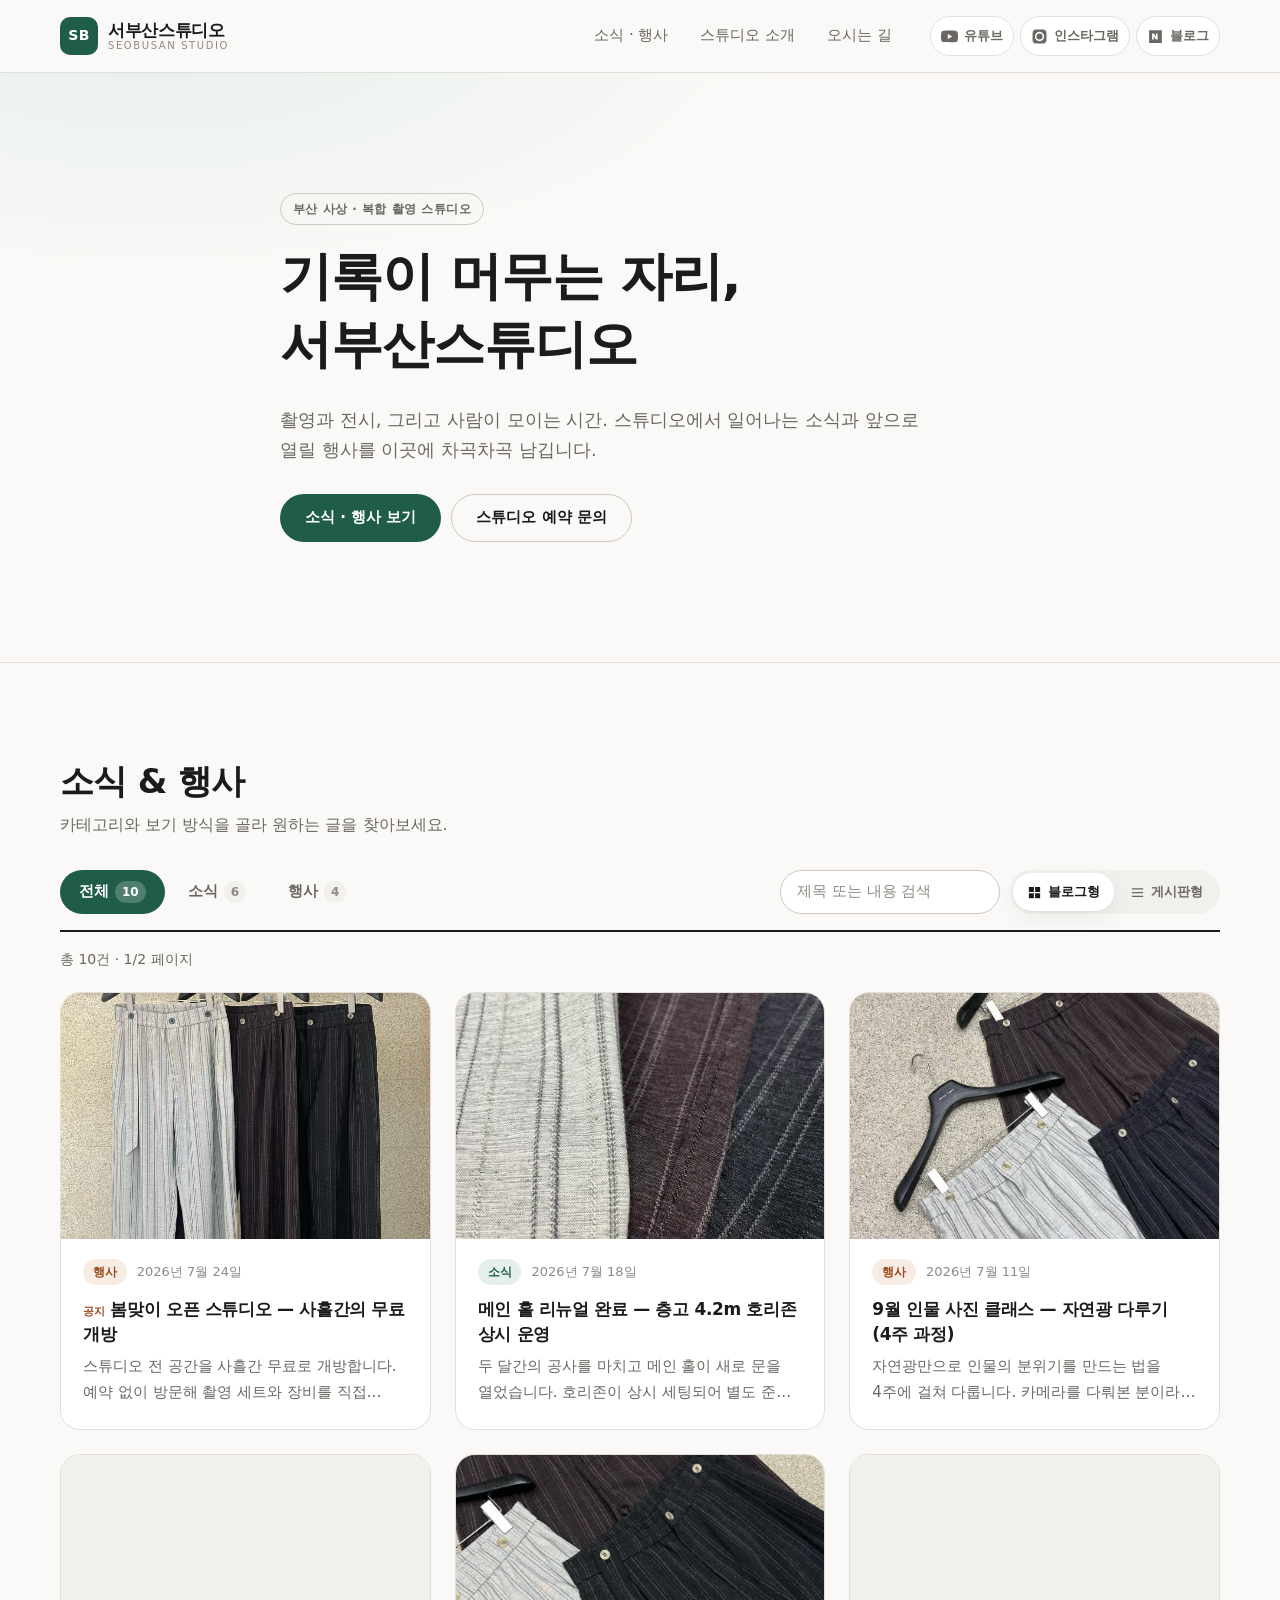
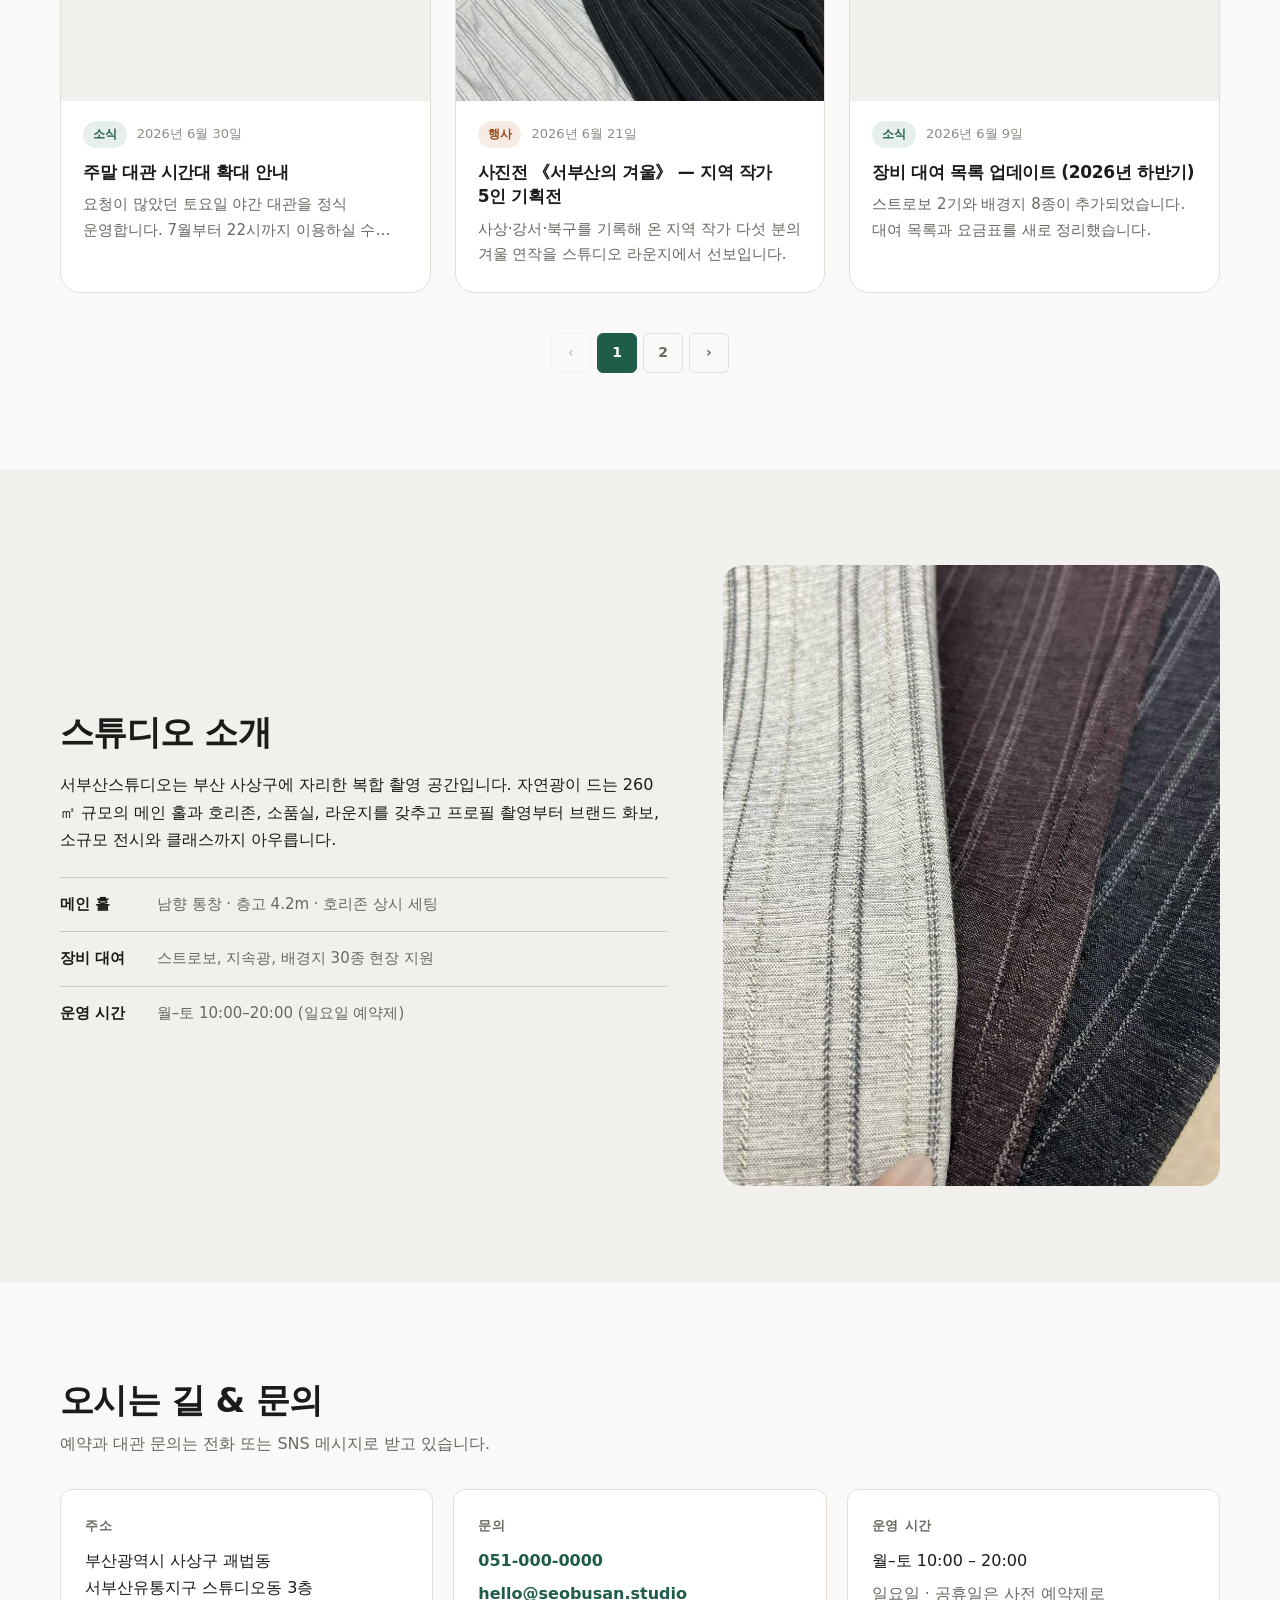
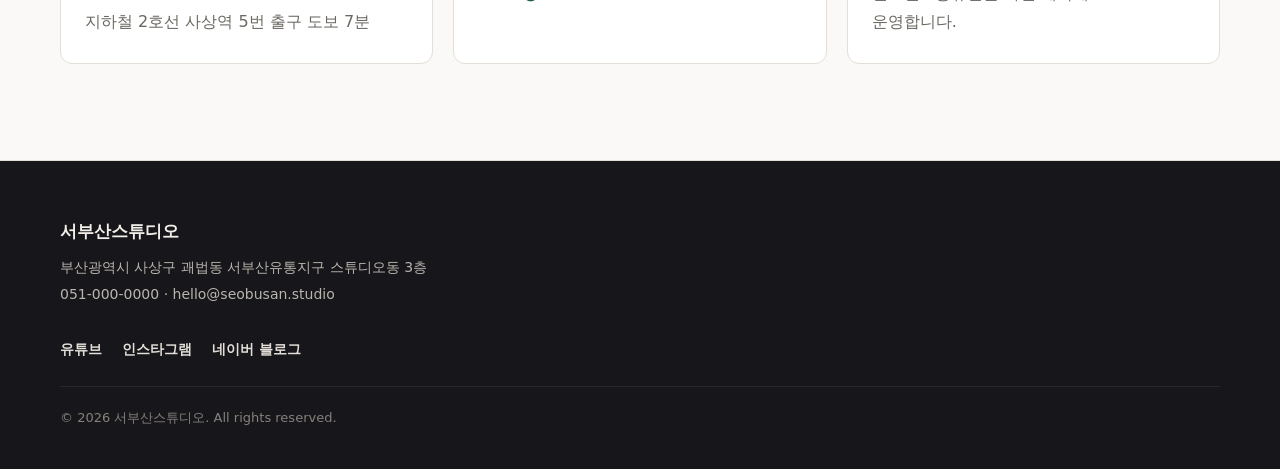
<file: index.html>
<!DOCTYPE html>
<html lang="ko">
<head>
  <meta charset="UTF-8" />
  <meta name="viewport" content="width=device-width, initial-scale=1" />
  <meta name="color-scheme" content="light dark" />
  <meta name="theme-color" content="#faf9f7" media="(prefers-color-scheme: light)" />
  <meta name="theme-color" content="#111110" media="(prefers-color-scheme: dark)" />

  <title>서부산스튜디오 | 소식과 행사</title>
  <meta name="description" content="서부산스튜디오의 새로운 소식과 행사 일정을 한 곳에서 확인하세요. 촬영, 전시, 클래스 등 스튜디오에서 열리는 모든 이야기를 전합니다." />
  <link rel="canonical" href="https://www.xn--2z1bs3n7tckmj7dwzimnz.shop/" />

  <meta property="og:type" content="website" />
  <meta property="og:site_name" content="서부산스튜디오" />
  <meta property="og:title" content="서부산스튜디오 | 소식과 행사" />
  <meta property="og:description" content="서부산스튜디오의 새로운 소식과 행사 일정을 한 곳에서 확인하세요." />
  <meta property="og:url" content="https://www.xn--2z1bs3n7tckmj7dwzimnz.shop/" />
  <meta property="og:image" content="https://www.xn--2z1bs3n7tckmj7dwzimnz.shop/images/look-01.jpg" />
  <meta property="og:locale" content="ko_KR" />
  <meta name="twitter:card" content="summary_large_image" />

  <link rel="icon" href="data:image/svg+xml,<svg xmlns='http://www.w3.org/2000/svg' viewBox='0 0 100 100'><text y='.9em' font-size='90'>🎬</text></svg>" />
  <link rel="stylesheet" href="style.css" />

  <script type="application/ld+json">
  {
    "@context": "https://schema.org",
    "@type": "LocalBusiness",
    "name": "서부산스튜디오",
    "url": "https://www.xn--2z1bs3n7tckmj7dwzimnz.shop/",
    "image": "https://www.xn--2z1bs3n7tckmj7dwzimnz.shop/images/look-01.jpg",
    "description": "부산 서부권의 촬영·전시·클래스 복합 스튜디오",
    "address": {
      "@type": "PostalAddress",
      "addressCountry": "KR",
      "addressRegion": "부산광역시",
      "addressLocality": "사상구"
    },
    "openingHours": "Mo-Sa 10:00-20:00",
    "sameAs": [
      "https://www.youtube.com/",
      "https://www.instagram.com/",
      "https://blog.naver.com/"
    ]
  }
  </script>
</head>
<body>
  <a class="skip-link" href="#main">본문 바로가기</a>

  <header class="site-header">
    <div class="container header-inner">
      <a class="brand" href="./">
        <span class="brand-mark" aria-hidden="true">SB</span>
        <span class="brand-text">
          <strong>서부산스튜디오</strong>
          <small>SEOBUSAN STUDIO</small>
        </span>
      </a>

      <nav class="site-nav" aria-label="주요 메뉴">
        <ul>
          <li><a href="#board">소식 · 행사</a></li>
          <li><a href="#about">스튜디오 소개</a></li>
          <li><a href="#visit">오시는 길</a></li>
        </ul>
      </nav>

      <!-- 대표 SNS: 우측 상단 -->
      <nav class="sns" aria-label="공식 SNS 채널">
        <ul>
          <li>
            <a class="sns-btn sns-youtube" href="https://www.youtube.com/" target="_blank" rel="noopener noreferrer">
              <svg viewBox="0 0 24 24" aria-hidden="true" focusable="false"><path fill="currentColor" d="M23.5 6.2a3 3 0 0 0-2.1-2.1C19.5 3.6 12 3.6 12 3.6s-7.5 0-9.4.5A3 3 0 0 0 .5 6.2 31.4 31.4 0 0 0 0 12a31.4 31.4 0 0 0 .5 5.8 3 3 0 0 0 2.1 2.1c1.9.5 9.4.5 9.4.5s7.5 0 9.4-.5a3 3 0 0 0 2.1-2.1A31.4 31.4 0 0 0 24 12a31.4 31.4 0 0 0-.5-5.8ZM9.6 15.6V8.4l6.3 3.6-6.3 3.6Z"/></svg>
              <span>유튜브</span>
            </a>
          </li>
          <li>
            <a class="sns-btn sns-instagram" href="https://www.instagram.com/" target="_blank" rel="noopener noreferrer">
              <svg viewBox="0 0 24 24" aria-hidden="true" focusable="false"><path fill="currentColor" d="M12 2.2c3.2 0 3.6 0 4.9.07 1.2.05 1.8.25 2.2.42.6.22 1 .48 1.4.9.42.4.68.8.9 1.4.17.4.37 1 .42 2.2.06 1.3.07 1.7.07 4.9s0 3.6-.07 4.9c-.05 1.2-.25 1.8-.42 2.2a3.8 3.8 0 0 1-.9 1.4 3.8 3.8 0 0 1-1.4.9c-.4.17-1 .37-2.2.42-1.3.06-1.7.07-4.9.07s-3.6 0-4.9-.07c-1.2-.05-1.8-.25-2.2-.42a3.8 3.8 0 0 1-1.4-.9 3.8 3.8 0 0 1-.9-1.4c-.17-.4-.37-1-.42-2.2C2.2 15.6 2.2 15.2 2.2 12s0-3.6.07-4.9c.05-1.2.25-1.8.42-2.2.22-.6.48-1 .9-1.4.4-.42.8-.68 1.4-.9.4-.17 1-.37 2.2-.42C8.4 2.2 8.8 2.2 12 2.2Zm0 3.2a6.6 6.6 0 1 0 0 13.2 6.6 6.6 0 0 0 0-13.2Zm0 10.9a4.3 4.3 0 1 1 0-8.6 4.3 4.3 0 0 1 0 8.6Zm8.4-11.2a1.55 1.55 0 1 1-3.1 0 1.55 1.55 0 0 1 3.1 0Z"/></svg>
              <span>인스타그램</span>
            </a>
          </li>
          <li>
            <a class="sns-btn sns-blog" href="https://blog.naver.com/" target="_blank" rel="noopener noreferrer">
              <svg viewBox="0 0 24 24" aria-hidden="true" focusable="false"><path fill="currentColor" d="M3 3h18v18H3V3Zm4.1 4.6v8.8h2.5v-4.3l3 4.3h2.4V7.6h-2.5v4.3l-3-4.3H7.1Z"/></svg>
              <span>블로그</span>
            </a>
          </li>
        </ul>
      </nav>

      <button class="nav-toggle" type="button" aria-expanded="false" aria-controls="mobile-nav">
        <span class="nav-toggle-bar" aria-hidden="true"></span>
        <span class="sr-only">메뉴 열기</span>
      </button>
    </div>

    <div class="mobile-nav" id="mobile-nav" hidden>
      <div class="container">
        <ul>
          <li><a href="#board">소식 · 행사</a></li>
          <li><a href="#about">스튜디오 소개</a></li>
          <li><a href="#visit">오시는 길</a></li>
        </ul>
      </div>
    </div>
  </header>

  <main id="main">
    <!-- ── 히어로 ───────────────────────────────── -->
    <section class="hero">
      <div class="container hero-inner">
        <p class="eyebrow">부산 사상 · 복합 촬영 스튜디오</p>
        <h1>기록이 머무는 자리,<br />서부산스튜디오</h1>
        <p class="hero-lead">
          촬영과 전시, 그리고 사람이 모이는 시간. 스튜디오에서 일어나는 소식과
          앞으로 열릴 행사를 이곳에 차곡차곡 남깁니다.
        </p>
        <div class="hero-actions">
          <a class="btn btn-primary" href="#board">소식 · 행사 보기</a>
          <a class="btn btn-ghost" href="#visit">스튜디오 예약 문의</a>
        </div>
      </div>
    </section>

    <!-- ── 게시판 / 블로그 ──────────────────────── -->
    <section class="board" id="board">
      <div class="container">
        <header class="section-head">
          <h2>소식 &amp; 행사</h2>
          <p>카테고리와 보기 방식을 골라 원하는 글을 찾아보세요.</p>
        </header>

        <!-- 카테고리 -->
        <div class="board-controls">
          <div class="tabs" role="tablist" aria-label="카테고리">
            <button class="tab" type="button" role="tab" id="tab-all" data-category="all" aria-selected="true" aria-controls="post-panel">
              전체 <span class="tab-count" data-count="all">0</span>
            </button>
            <button class="tab" type="button" role="tab" id="tab-news" data-category="news" aria-selected="false" aria-controls="post-panel" tabindex="-1">
              소식 <span class="tab-count" data-count="news">0</span>
            </button>
            <button class="tab" type="button" role="tab" id="tab-event" data-category="event" aria-selected="false" aria-controls="post-panel" tabindex="-1">
              행사 <span class="tab-count" data-count="event">0</span>
            </button>
          </div>

          <div class="board-tools">
            <div class="search">
              <label class="sr-only" for="search-input">글 검색</label>
              <input id="search-input" name="q" type="search" inputmode="search" autocomplete="off"
                     placeholder="제목 또는 내용 검색" />
            </div>

            <!-- 보기 방식: 블로그형 / 게시판형 -->
            <div class="view-switch" role="group" aria-label="보기 방식">
              <button class="view-btn" type="button" data-view="card" aria-pressed="true">
                <svg viewBox="0 0 24 24" aria-hidden="true" focusable="false"><path fill="currentColor" d="M3 3h8v8H3V3Zm10 0h8v8h-8V3ZM3 13h8v8H3v-8Zm10 0h8v8h-8v-8Z"/></svg>
                블로그형
              </button>
              <button class="view-btn" type="button" data-view="list" aria-pressed="false">
                <svg viewBox="0 0 24 24" aria-hidden="true" focusable="false"><path fill="currentColor" d="M3 5h18v2H3V5Zm0 6h18v2H3v-2Zm0 6h18v2H3v-2Z"/></svg>
                게시판형
              </button>
            </div>
          </div>
        </div>

        <!-- 목록 -->
        <div id="post-panel" role="tabpanel" aria-labelledby="tab-all" tabindex="-1">
          <p class="result-status" id="result-status" role="status" aria-live="polite"></p>

          <!-- 게시판형 헤더 (게시판 보기에서만 노출) -->
          <div class="list-head" aria-hidden="true">
            <span class="col-no">번호</span>
            <span class="col-cat">분류</span>
            <span class="col-title">제목</span>
            <span class="col-date">등록일</span>
            <span class="col-views">조회</span>
          </div>

          <ul class="post-list" id="post-list"></ul>

          <p class="empty-state" id="empty-state" hidden>
            조건에 맞는 글이 없습니다. 다른 카테고리를 선택하거나 검색어를 지워보세요.
          </p>

          <nav class="pagination" id="pagination" aria-label="페이지 이동"></nav>
        </div>

        <!-- 상세 보기 -->
        <article class="post-detail" id="post-detail" hidden tabindex="-1"></article>
      </div>
    </section>

    <!-- ── 스튜디오 소개 ────────────────────────── -->
    <section class="about" id="about">
      <div class="container about-inner">
        <div class="about-copy">
          <h2>스튜디오 소개</h2>
          <p>
            서부산스튜디오는 부산 사상구에 자리한 복합 촬영 공간입니다.
            자연광이 드는 260㎡ 규모의 메인 홀과 호리존, 소품실, 라운지를 갖추고
            프로필 촬영부터 브랜드 화보, 소규모 전시와 클래스까지 아우릅니다.
          </p>
          <ul class="about-points">
            <li><strong>메인 홀</strong> 남향 통창 · 층고 4.2m · 호리존 상시 세팅</li>
            <li><strong>장비 대여</strong> 스트로보, 지속광, 배경지 30종 현장 지원</li>
            <li><strong>운영 시간</strong> 월–토 10:00–20:00 (일요일 예약제)</li>
          </ul>
        </div>
        <figure class="about-figure">
          <img src="images/look-02.jpg" alt="자연광이 들어오는 서부산스튜디오 메인 홀 내부" width="800" height="1000" loading="lazy" decoding="async" />
        </figure>
      </div>
    </section>

    <!-- ── 오시는 길 ────────────────────────────── -->
    <section class="visit" id="visit">
      <div class="container">
        <header class="section-head">
          <h2>오시는 길 &amp; 문의</h2>
          <p>예약과 대관 문의는 전화 또는 SNS 메시지로 받고 있습니다.</p>
        </header>
        <div class="visit-grid">
          <div class="visit-card">
            <h3>주소</h3>
            <p>부산광역시 사상구 괘법동 <br />서부산유통지구 스튜디오동 3층</p>
            <p class="muted">지하철 2호선 사상역 5번 출구 도보 7분</p>
          </div>
          <div class="visit-card">
            <h3>문의</h3>
            <p><a href="tel:0510000000">051-000-0000</a></p>
            <p><a href="mailto:hello@seobusan.studio">hello@seobusan.studio</a></p>
          </div>
          <div class="visit-card">
            <h3>운영 시간</h3>
            <p>월–토 10:00 – 20:00</p>
            <p class="muted">일요일 · 공휴일은 사전 예약제로 운영합니다.</p>
          </div>
        </div>
      </div>
    </section>
  </main>

  <footer class="site-footer">
    <div class="container footer-inner">
      <div class="footer-brand">
        <strong>서부산스튜디오</strong>
        <p>부산광역시 사상구 괘법동 서부산유통지구 스튜디오동 3층</p>
        <p>051-000-0000 · hello@seobusan.studio</p>
      </div>
      <nav class="footer-sns" aria-label="공식 SNS 채널 (푸터)">
        <ul>
          <li><a href="https://www.youtube.com/" target="_blank" rel="noopener noreferrer">유튜브</a></li>
          <li><a href="https://www.instagram.com/" target="_blank" rel="noopener noreferrer">인스타그램</a></li>
          <li><a href="https://blog.naver.com/" target="_blank" rel="noopener noreferrer">네이버 블로그</a></li>
        </ul>
      </nav>
      <p class="copyright">© 2026 서부산스튜디오. All rights reserved.</p>
    </div>
  </footer>

  <script src="script.js" defer></script>
</body>
</html>
</file>
<file: style.css>
/* ==========================================================================
   서부산스튜디오 — style.css
   토큰 → 기본 → 레이아웃 → 컴포넌트 → 반응형 순서
   ========================================================================== */

/* ── 디자인 토큰 ─────────────────────────────────────────── */
:root {
  color-scheme: light dark;

  --bg:            #faf9f7;
  --bg-elev:       #ffffff;
  --bg-sunken:     #f2f0ec;
  --text:          #1c1b19;
  --text-muted:    #6b6862;
  --text-faint:    #8f8b84;
  --line:          #e3dfd8;
  --line-strong:   #cfc9bf;

  --accent:        #1f5c4a;   /* 딥 그린 */
  --accent-hover:  #174537;
  --accent-soft:   #e6efeb;
  --accent-on:     #ffffff;

  --news:          #1f5c4a;
  --news-soft:     #e6efeb;
  --event:         #9a4b1c;
  --event-soft:    #f7ece3;

  --radius-sm: 6px;
  --radius:    12px;
  --radius-lg: 20px;

  --shadow: 0 1px 2px rgba(28, 27, 25, .04), 0 8px 24px rgba(28, 27, 25, .06);

  --header-h: 72px;
  --container: 1160px;

  --font: "Pretendard", -apple-system, BlinkMacSystemFont, "Apple SD Gothic Neo",
          "Malgun Gothic", "맑은 고딕", "Noto Sans KR", system-ui, sans-serif;
}

@media (prefers-color-scheme: dark) {
  :root {
    --bg:          #111110;
    --bg-elev:     #1a1917;
    --bg-sunken:   #191816;
    --text:        #efece6;
    --text-muted:  #a9a49b;
    --text-faint:  #857f76;
    --line:        #2c2a27;
    --line-strong: #3d3a35;

    --accent:      #6fbfa4;
    --accent-hover:#8ed3ba;
    --accent-soft: #1c2b26;
    --accent-on:   #0e1a16;

    --news:        #6fbfa4;
    --news-soft:   #1c2b26;
    --event:       #e09b6c;
    --event-soft:  #2c211a;

    --shadow: 0 1px 2px rgba(0, 0, 0, .5), 0 8px 24px rgba(0, 0, 0, .35);
  }
}

/* ── 리셋 & 기본 ─────────────────────────────────────────── */
*, *::before, *::after { box-sizing: border-box; }

html {
  scroll-behavior: smooth;
  scroll-padding-top: calc(var(--header-h) + 16px); /* sticky 헤더가 앵커를 가리지 않도록 */
  -webkit-text-size-adjust: 100%;
}

body {
  margin: 0;
  font-family: var(--font);
  font-size: 16px;
  line-height: 1.7;
  color: var(--text);
  background: var(--bg);
  word-break: keep-all;
  overflow-wrap: anywhere;
}

h1, h2, h3, h4 { line-height: 1.3; letter-spacing: -.02em; margin: 0 0 .5em; }
h1 { font-size: clamp(2rem, 5vw, 3.25rem); font-weight: 800; }
h2 { font-size: clamp(1.5rem, 3vw, 2.125rem); font-weight: 700; }
h3 { font-size: 1.125rem; font-weight: 700; }
p  { margin: 0 0 1em; }

img { max-width: 100%; height: auto; display: block; }

a { color: inherit; text-decoration: none; }
a:hover { text-decoration: underline; text-underline-offset: 3px; }

button { font: inherit; color: inherit; }

:focus-visible {
  outline: 2px solid var(--accent);
  outline-offset: 3px;
  border-radius: var(--radius-sm);
}

.sr-only {
  position: absolute; width: 1px; height: 1px;
  padding: 0; margin: -1px; overflow: hidden;
  clip: rect(0 0 0 0); white-space: nowrap; border: 0;
}

.skip-link {
  position: absolute; left: 16px; top: -100px; z-index: 100;
  background: var(--accent); color: var(--accent-on);
  padding: 12px 20px; border-radius: var(--radius-sm); font-weight: 600;
}
.skip-link:focus { top: 16px; }

.container {
  width: min(100% - 40px, var(--container));
  margin-inline: auto;
}

.muted { color: var(--text-muted); }

/* ── 헤더 ────────────────────────────────────────────────── */
.site-header {
  position: sticky; top: 0; z-index: 50;
  background: color-mix(in srgb, var(--bg) 88%, transparent);
  backdrop-filter: saturate(180%) blur(12px);
  border-bottom: 1px solid var(--line);
}

.header-inner {
  min-height: var(--header-h);
  display: flex; align-items: center; gap: 24px;
}

.brand { display: flex; align-items: center; gap: 10px; margin-right: auto; }
.brand:hover { text-decoration: none; }

.brand-mark {
  width: 38px; height: 38px; flex: none;
  display: grid; place-items: center;
  background: var(--accent); color: var(--accent-on);
  border-radius: 10px;
  font-weight: 800; font-size: .875rem; letter-spacing: .02em;
}

.brand-text { display: flex; flex-direction: column; line-height: 1.2; }
.brand-text strong { font-size: 1.0625rem; font-weight: 700; letter-spacing: -.02em; }
.brand-text small { font-size: .625rem; color: var(--text-faint); letter-spacing: .16em; }

.site-nav ul,
.sns ul,
.mobile-nav ul,
.footer-sns ul { list-style: none; margin: 0; padding: 0; display: flex; }

.site-nav ul { gap: 4px; }
.site-nav a {
  display: block; padding: 10px 14px;
  font-size: .9375rem; font-weight: 500; color: var(--text-muted);
  border-radius: var(--radius-sm);
  transition: color .15s ease, background-color .15s ease;
}
.site-nav a:hover { color: var(--text); background: var(--bg-sunken); text-decoration: none; }

/* 대표 SNS (우측 상단) */
.sns ul { gap: 6px; }
.sns-btn {
  display: inline-flex; align-items: center; justify-content: center;
  gap: 6px;
  min-width: 40px; min-height: 40px; padding: 0 10px;
  border: 1px solid var(--line);
  border-radius: 999px;
  background: var(--bg-elev);
  color: var(--text-muted);
  font-size: .8125rem; font-weight: 600;
  transition: color .15s ease, border-color .15s ease, background-color .15s ease;
}
.sns-btn svg { width: 17px; height: 17px; flex: none; }
.sns-btn span { display: none; }
.sns-btn:hover { text-decoration: none; border-color: currentColor; background: var(--bg-sunken); }
.sns-youtube:hover   { color: #e5322d; }
.sns-instagram:hover { color: #c9338a; }
.sns-blog:hover      { color: #16a34a; }

.nav-toggle {
  display: none;
  width: 44px; height: 44px;
  align-items: center; justify-content: center;
  background: none; border: 1px solid var(--line); border-radius: var(--radius-sm);
  cursor: pointer;
}
.nav-toggle-bar,
.nav-toggle-bar::before,
.nav-toggle-bar::after {
  content: ""; display: block;
  width: 18px; height: 2px; background: var(--text); border-radius: 2px;
}
.nav-toggle-bar { position: relative; }
.nav-toggle-bar::before { position: absolute; top: -6px; }
.nav-toggle-bar::after  { position: absolute; top: 6px; }

.mobile-nav { border-top: 1px solid var(--line); background: var(--bg-elev); }
.mobile-nav ul { flex-direction: column; padding: 8px 0; }
.mobile-nav a { display: block; padding: 12px 4px; font-weight: 500; }

/* ── 히어로 ──────────────────────────────────────────────── */
.hero {
  padding: clamp(64px, 10vw, 120px) 0;
  background:
    radial-gradient(900px 380px at 12% -10%, var(--accent-soft), transparent 70%),
    var(--bg);
  border-bottom: 1px solid var(--line);
}
.hero-inner { max-width: 720px; }

.eyebrow {
  display: inline-block;
  margin: 0 0 18px;
  padding: 5px 12px;
  border: 1px solid var(--line-strong);
  border-radius: 999px;
  font-size: .75rem; font-weight: 600; letter-spacing: .04em;
  color: var(--text-muted);
}

.hero-lead { font-size: clamp(1rem, 2vw, 1.125rem); color: var(--text-muted); max-width: 56ch; }

.hero-actions { display: flex; flex-wrap: wrap; gap: 10px; margin-top: 28px; }

.btn {
  display: inline-flex; align-items: center; justify-content: center;
  min-height: 48px; padding: 0 24px;
  border: 1px solid transparent; border-radius: 999px;
  font-size: .9375rem; font-weight: 600;
  cursor: pointer;
  transition: background-color .15s ease, color .15s ease, border-color .15s ease;
}
.btn:hover { text-decoration: none; }
.btn-primary { background: var(--accent); color: var(--accent-on); }
.btn-primary:hover { background: var(--accent-hover); }
.btn-ghost { border-color: var(--line-strong); color: var(--text); }
.btn-ghost:hover { background: var(--bg-sunken); }

/* ── 섹션 공통 ───────────────────────────────────────────── */
.board, .about, .visit { padding: clamp(56px, 8vw, 96px) 0; }
.about { background: var(--bg-sunken); }

.section-head { margin-bottom: 32px; }
.section-head h2 { margin-bottom: 8px; }
.section-head p { color: var(--text-muted); margin: 0; }

/* ── 게시판 컨트롤 ───────────────────────────────────────── */
.board-controls {
  display: flex; flex-wrap: wrap; align-items: center; justify-content: space-between;
  gap: 16px;
  padding-bottom: 16px;
  border-bottom: 2px solid var(--text);
}

.tabs { display: flex; gap: 4px; }
.tab {
  display: inline-flex; align-items: center; gap: 6px;
  min-height: 44px; padding: 0 18px;
  background: none; border: 1px solid transparent; border-radius: 999px;
  font-size: .9375rem; font-weight: 600; color: var(--text-muted);
  cursor: pointer;
  transition: color .15s ease, background-color .15s ease;
}
.tab:hover { color: var(--text); background: var(--bg-sunken); }
.tab[aria-selected="true"] { background: var(--accent); color: var(--accent-on); }

.tab-count {
  font-size: .75rem; font-weight: 700;
  padding: 1px 7px; border-radius: 999px;
  background: var(--bg-sunken); color: var(--text-faint);
}
.tab[aria-selected="true"] .tab-count {
  background: color-mix(in srgb, var(--accent-on) 22%, transparent);
  color: var(--accent-on);
}

.board-tools { display: flex; flex-wrap: wrap; align-items: center; gap: 10px; }

.search input {
  min-height: 44px; width: 220px; max-width: 100%;
  padding: 0 16px;
  font: inherit; font-size: .9375rem;
  color: var(--text); background: var(--bg-elev);
  border: 1px solid var(--line-strong); border-radius: 999px;
}
.search input::placeholder { color: var(--text-faint); }

.view-switch {
  display: flex; gap: 2px; padding: 3px;
  background: var(--bg-sunken); border-radius: 999px;
}
.view-btn {
  display: inline-flex; align-items: center; gap: 6px;
  min-height: 38px; padding: 0 14px;
  background: none; border: none; border-radius: 999px;
  font-size: .8125rem; font-weight: 600; color: var(--text-muted);
  cursor: pointer;
  transition: color .15s ease, background-color .15s ease;
}
.view-btn svg { width: 15px; height: 15px; }
.view-btn[aria-pressed="true"] { background: var(--bg-elev); color: var(--text); box-shadow: var(--shadow); }

.result-status { margin: 16px 0 0; font-size: .875rem; color: var(--text-muted); }

/* ── 목록 공통 ───────────────────────────────────────────── */
.post-list { list-style: none; margin: 20px 0 0; padding: 0; }

.badge {
  display: inline-flex; align-items: center;
  padding: 3px 10px; border-radius: 999px;
  font-size: .75rem; font-weight: 700; letter-spacing: -.01em;
}
.badge-news  { background: var(--news-soft);  color: var(--news); }
.badge-event { background: var(--event-soft); color: var(--event); }

.list-head { display: none; }

/* ── 블로그형 (카드) ─────────────────────────────────────── */
.post-list[data-view="card"] {
  display: grid;
  grid-template-columns: repeat(auto-fill, minmax(300px, 1fr));
  gap: 24px;
}

.post-list[data-view="card"] .post-item {
  background: var(--bg-elev);
  border: 1px solid var(--line);
  border-radius: var(--radius-lg);
  overflow: hidden;
  transition: border-color .15s ease, transform .15s ease, box-shadow .15s ease;
}
.post-list[data-view="card"] .post-item:hover {
  border-color: var(--line-strong);
  transform: translateY(-3px);
  box-shadow: var(--shadow);
}

.post-list[data-view="card"] .post-link { display: block; height: 100%; }
.post-list[data-view="card"] .post-link:hover { text-decoration: none; }

.post-list[data-view="card"] .post-thumb {
  aspect-ratio: 3 / 2;
  background: var(--bg-sunken);
  overflow: hidden;
}
.post-list[data-view="card"] .post-thumb img {
  width: 100%; height: 100%; object-fit: cover;
}

.post-list[data-view="card"] .post-body { padding: 20px 22px 24px; }
.post-list[data-view="card"] .post-meta {
  display: flex; align-items: center; gap: 10px; margin-bottom: 12px;
  font-size: .8125rem; color: var(--text-faint);
}
.post-list[data-view="card"] .post-title {
  font-size: 1.0625rem; font-weight: 700; line-height: 1.45; margin: 0 0 8px;
}
.post-list[data-view="card"] .post-excerpt {
  margin: 0; font-size: .9375rem; color: var(--text-muted);
  display: -webkit-box; -webkit-line-clamp: 2; -webkit-box-orient: vertical; overflow: hidden;
}
/* 카드에서는 게시판 전용 컬럼(번호/분류/짧은날짜/조회수)을 숨긴다 */
.post-list[data-view="card"] .post-no,
.post-list[data-view="card"] .post-cat,
.post-list[data-view="card"] .post-date,
.post-list[data-view="card"] .post-views { display: none; }

/* ── 게시판형 (리스트) ───────────────────────────────────── */
.post-list[data-view="list"] { border-top: 1px solid var(--line); }

.post-list[data-view="list"] .post-item { border-bottom: 1px solid var(--line); }

.post-list[data-view="list"] .post-link {
  display: grid;
  grid-template-columns: 64px 80px 1fr 110px 70px;
  align-items: center; gap: 12px;
  min-height: 56px; padding: 12px 8px;
}
.post-list[data-view="list"] .post-link:hover { background: var(--bg-sunken); text-decoration: none; }

/* 게시판에서는 카드 전용 요소(썸네일/요약/메타)를 숨긴다 */
.post-list[data-view="list"] .post-thumb,
.post-list[data-view="list"] .post-excerpt,
.post-list[data-view="list"] .post-meta { display: none; }

.post-list[data-view="list"] .post-no,
.post-list[data-view="list"] .post-date,
.post-list[data-view="list"] .post-views {
  font-size: .8125rem; color: var(--text-faint); text-align: center;
}
.post-list[data-view="list"] .post-title {
  font-size: .9375rem; font-weight: 500; margin: 0;
  white-space: nowrap; overflow: hidden; text-overflow: ellipsis;
}
/* 제목이 그리드의 3번째 컬럼에 직접 놓이도록 래퍼를 투명하게 만든다 */
.post-list[data-view="list"] .post-body { display: contents; }

/* 게시판형일 때만 컬럼 헤더 노출 — JS가 data-view를 패널에 반영 */
#post-panel[data-view="list"] .list-head {
  display: grid;
  grid-template-columns: 64px 80px 1fr 110px 70px;
  align-items: center; gap: 12px;
  margin-top: 20px; padding: 10px 8px;
  background: var(--bg-sunken);
  border-radius: var(--radius-sm) var(--radius-sm) 0 0;
  font-size: .8125rem; font-weight: 700; color: var(--text-muted);
  text-align: center;
}
#post-panel[data-view="list"] .list-head .col-title { text-align: left; }
#post-panel[data-view="list"] .post-list { margin-top: 0; }

.post-badge-pin {
  display: inline-block; margin-right: 6px;
  font-size: .6875rem; font-weight: 800; color: var(--event);
}

.empty-state {
  margin: 48px 0; padding: 40px 20px;
  text-align: center; color: var(--text-muted);
  background: var(--bg-sunken); border-radius: var(--radius);
}

/* ── 페이지네이션 ────────────────────────────────────────── */
.pagination {
  display: flex; justify-content: center; align-items: center; gap: 6px;
  margin-top: 40px;
}
.page-btn {
  min-width: 40px; min-height: 40px; padding: 0 10px;
  display: inline-flex; align-items: center; justify-content: center;
  background: none; border: 1px solid var(--line); border-radius: var(--radius-sm);
  font-size: .875rem; font-weight: 600; color: var(--text-muted);
  cursor: pointer;
  transition: color .15s ease, background-color .15s ease, border-color .15s ease;
}
.page-btn:hover:not([disabled]) { color: var(--text); border-color: var(--line-strong); }
.page-btn[aria-current="page"] { background: var(--accent); border-color: var(--accent); color: var(--accent-on); }
.page-btn[disabled] { opacity: .35; cursor: not-allowed; }

/* ── 상세 보기 ───────────────────────────────────────────── */
.post-detail { max-width: 760px; margin: 0 auto; }

.detail-back {
  display: inline-flex; align-items: center; gap: 6px;
  min-height: 44px; margin-bottom: 24px;
  font-size: .875rem; font-weight: 600; color: var(--text-muted);
  background: none; border: none; cursor: pointer;
}
.detail-back:hover { color: var(--text); }

.detail-meta {
  display: flex; flex-wrap: wrap; align-items: center; gap: 12px;
  margin-bottom: 16px; font-size: .875rem; color: var(--text-faint);
}
.detail-title { font-size: clamp(1.5rem, 3.5vw, 2.125rem); margin-bottom: 20px; }

.detail-hero {
  margin: 0 0 32px;
  border-radius: var(--radius-lg); overflow: hidden;
  background: var(--bg-sunken);
}
.detail-hero img { width: 100%; aspect-ratio: 16 / 10; object-fit: cover; }

.detail-body { font-size: 1.0625rem; color: var(--text); }
.detail-body h3 { margin-top: 2em; }
.detail-body ul { padding-left: 1.2em; color: var(--text-muted); }
.detail-body li { margin-bottom: .4em; }

.detail-info {
  margin: 32px 0 0; padding: 20px 24px;
  background: var(--bg-sunken); border-radius: var(--radius);
  font-size: .9375rem;
}
.detail-info dl { display: grid; grid-template-columns: 88px 1fr; gap: 8px 16px; margin: 0; }
.detail-info dt { font-weight: 700; color: var(--text-muted); }
.detail-info dd { margin: 0; }

.detail-nav {
  display: flex; justify-content: space-between; gap: 12px;
  margin-top: 48px; padding-top: 24px; border-top: 1px solid var(--line);
}
.detail-nav button {
  max-width: 48%; padding: 8px 0;
  background: none; border: none; text-align: left; cursor: pointer;
  font-size: .875rem; color: var(--text-muted);
}
.detail-nav button:last-child { text-align: right; }
.detail-nav button:hover { color: var(--text); }
.detail-nav strong { display: block; color: var(--text); font-weight: 600; margin-top: 2px; }

/* ── 소개 ────────────────────────────────────────────────── */
.about-inner {
  display: grid; grid-template-columns: 1.1fr .9fr; gap: 56px; align-items: center;
}
.about-points { list-style: none; margin: 24px 0 0; padding: 0; }
.about-points li {
  padding: 14px 0; border-top: 1px solid var(--line-strong);
  font-size: .9375rem; color: var(--text-muted);
}
.about-points strong { display: inline-block; min-width: 92px; color: var(--text); }
.about-figure { margin: 0; border-radius: var(--radius-lg); overflow: hidden; }
.about-figure img { width: 100%; aspect-ratio: 4 / 5; object-fit: cover; }

/* ── 오시는 길 ───────────────────────────────────────────── */
.visit-grid { display: grid; grid-template-columns: repeat(auto-fit, minmax(240px, 1fr)); gap: 20px; }
.visit-card {
  padding: 28px 24px;
  background: var(--bg-elev); border: 1px solid var(--line); border-radius: var(--radius);
}
.visit-card h3 { color: var(--text-muted); font-size: .8125rem; letter-spacing: .06em; margin-bottom: 12px; }
.visit-card p { margin: 0 0 6px; }
.visit-card p:last-child { margin-bottom: 0; }
.visit-card a { font-weight: 600; color: var(--accent); }

/* ── 푸터 ────────────────────────────────────────────────── */
.site-footer {
  padding: 56px 0 40px;
  background: #17161a;   /* 다크모드 색 반전 방지: 고정 배경 */
  color: #b9b5ae;
  border-top: 1px solid var(--line);
}
.footer-inner { display: grid; gap: 24px; }
.footer-brand strong { display: block; color: #f2efe9; font-size: 1.0625rem; margin-bottom: 10px; }
.footer-brand p { margin: 0 0 4px; font-size: .875rem; }
.footer-sns ul { gap: 20px; flex-wrap: wrap; }
.footer-sns a { font-size: .875rem; font-weight: 600; color: #e3dfd8; }
.copyright { margin: 0; padding-top: 20px; border-top: 1px solid #2b292d; font-size: .8125rem; color: #85817b; }

/* ── 반응형 ──────────────────────────────────────────────── */
@media (min-width: 1024px) {
  .sns-btn span { display: inline; }
}

@media (max-width: 900px) {
  .site-nav { display: none; }
  .nav-toggle { display: inline-flex; }
  .about-inner { grid-template-columns: 1fr; gap: 32px; }
  .about-figure { order: -1; }
  .about-figure img { aspect-ratio: 16 / 10; }
}

@media (max-width: 640px) {
  .header-inner { gap: 12px; }
  .brand-text small { display: none; }
  .sns-btn { min-width: 40px; padding: 0; }

  .board-controls { flex-direction: column; align-items: stretch; }
  .tabs { justify-content: flex-start; overflow-x: auto; }
  .board-tools { justify-content: space-between; }
  .search { flex: 1; }
  .search input { width: 100%; }

  /* 게시판형: 모바일에서는 번호/조회수 숨기고 2열로 */
  #post-panel[data-view="list"] .list-head { display: none; }
  .post-list[data-view="list"] .post-link {
    grid-template-columns: 64px 1fr;
    grid-template-areas: "cat title" "cat date";
    row-gap: 2px; padding: 14px 4px;
  }
  .post-list[data-view="list"] .post-cat  { grid-area: cat; }
  .post-list[data-view="list"] .post-title { grid-area: title; white-space: normal; }
  .post-list[data-view="list"] .post-date { grid-area: date; text-align: left; }
  .post-list[data-view="list"] .post-no,
  .post-list[data-view="list"] .post-views { display: none; }

  .detail-info dl { grid-template-columns: 1fr; gap: 2px; }
  .detail-info dd { margin-bottom: 10px; }
}

/* ── 모션 축소 ───────────────────────────────────────────── */
@media (prefers-reduced-motion: reduce) {
  html { scroll-behavior: auto; }
  *, *::before, *::after {
    animation-duration: .01ms !important;
    animation-iteration-count: 1 !important;
    transition-duration: .01ms !important;
  }
}

/* ── 인쇄 ────────────────────────────────────────────────── */
@media print {
  .site-header, .hero, .board-controls, .pagination, .site-footer { display: none; }
}
</file>
